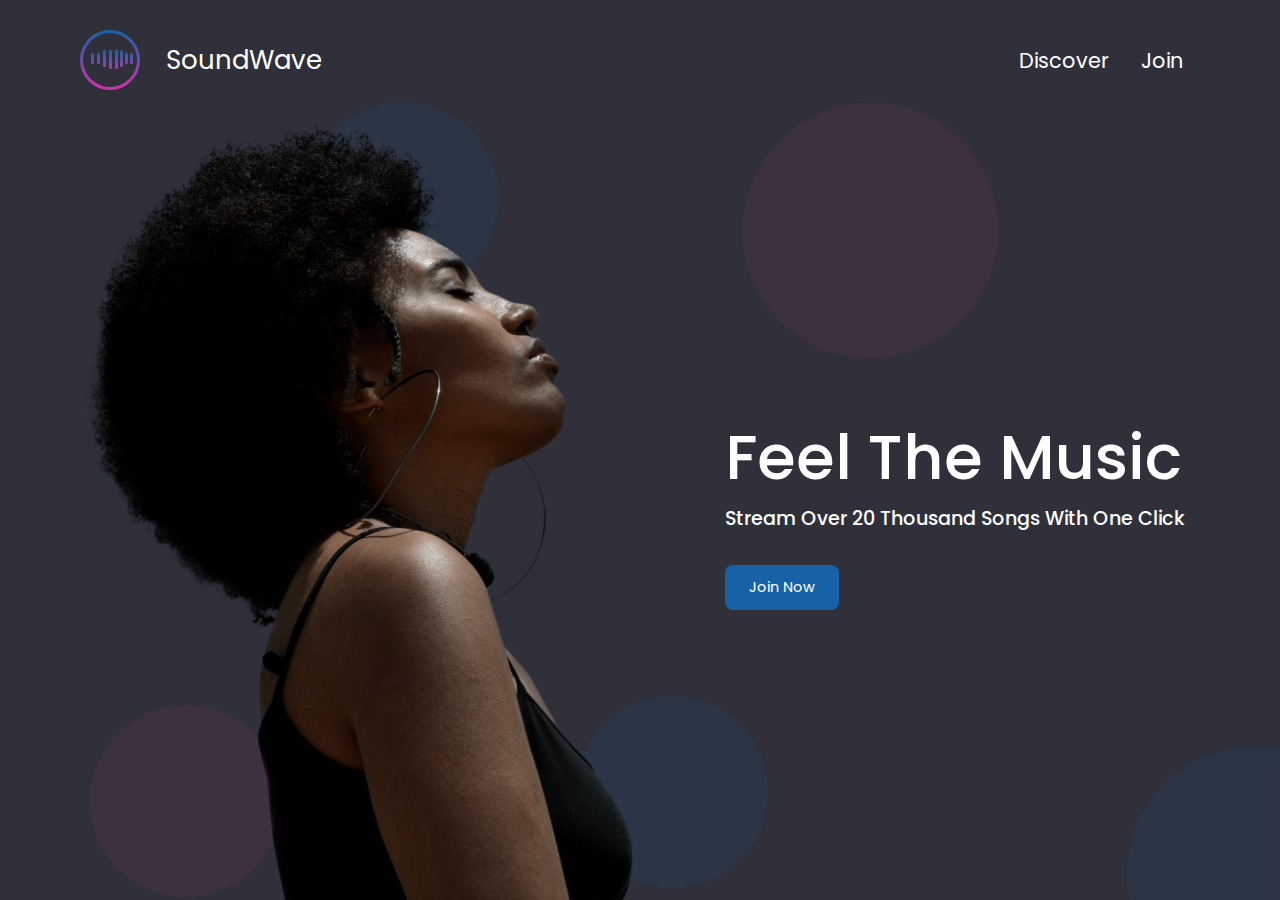
<file: index.html>
<!DOCTYPE html>
<html lang="en">
	<head>
		<meta charset="UTF-8" />
		<meta name="viewport" content="width=device-width, initial-scale=1.0" />
		<link rel="stylesheet" href="styles.css" />
		<link rel="stylesheet" href="index.css" />
		<title>SoundWave</title>
	</head>
	<body class="container full-height-grow">
		<header class="main-header">
			<a href="/" class="brand-logo">
				<img src="/Assets/Logo2.svg" alt="logo" />
				<div class="brand-logo-name">SoundWave</div></a
			>
			<nav class="main-nav">
				<ul>
					<li><a href="/discover.html">Discover</a></li>
					<li><a href="/join.html">Join</a></li>
				</ul>
			</nav>
		</header>
		<section class="home-main-section">
			<div class="img-wrapper">
				<div class="lady-image"></div>
			</div>
			<div class="call-to-action">
				<h1 class="title">Feel The Music</h1>
				<span class="subtitle">Stream Over 20 Thousand Songs With One Click</span>
				<a href="join.html" class="btn"> Join Now</a>
			</div>
		</section>
		<div class="home-page-circle-1"></div>
		<div class="home-page-circle-2"></div>
		<div class="home-page-circle-3"></div>
		<div class="home-page-circle-4"></div>
		<div class="home-page-circle-5"></div>
	</body>
</html>
</file>
<file: styles.css>
@import url('https://fonts.googleapis.com/css?family=Poppins&display=400, 500, 700');
*,
*::before,
*::after {
	box-sizing: border-box;
}
body {
	padding: 0;
	margin: 0;
	background: #2f303a;
	font-family: Poppins, sans-serif;
	font-size: 1.3rem;
	color: #ffffff;
	min-height: 100vh;
}
.full-height-grow {
	display: flex;
	flex-direction: column;
}
.brand-logo {
	display: flex;
	align-items: center;
	font-size: 1.25em;
	color: inherit;
	text-decoration: none;
}
.brand-logo-name {
	margin-left: 1em;
}

.main-nav ul,
.footer-nav ul {
	display: flex;
	margin: 0;
	padding: 0;
	list-style: none;
}
.main-nav a,
.footer-nav a {
	color: inherit;
	text-decoration: none;
	padding: 1rem;
}
.main-nav a:hover,
.footer-nav a:hover {
	color: #adadad;
}
.main-header,
.main-footer {
	display: flex;
	justify-content: space-between;
	align-items: center;
}
.main-header {
	height: 120px;
}
.main-footer {
	height: 70px;
	background: #202027;
	font-weight: bold;
}
.social-link img {
	width: 1em;
	margin-right: 0.25rem;
}
.main-footer,
.container {
	display: flex;
	justify-content: space-between;
}
.container {
	max-width: 1200px;
	margin: 0 auto;
	padding: 0 40px;
	flex-grow: 1;
}
.title {
	font-weight: 500;
	font-size: 3em;
	margin-bottom: 0;
	margin-top: 0;
}
.subtitle {
	font-weight: 500;
	font-size: 1.2rem;
	margin-bottom: 2rem;
}
.btn {
	color: #ffffff;
	background: #1762a7;
	padding: 0.75rem 1.5rem;
	border-radius: 0.5rem;
	text-decoration: none;
	font-size: 0.9rem;
	outline: none;
	border: none;
	cursor: pointer;
}
.btn:hover {
	background: #2180d8;
}
.btn:focus {
	background: #2796ff;
}
</file>
<file: index.css>
.home-main-section {
	display: flex;
	align-items: stretch;
	justify-content: space-between;
	flex-grow: 1;
}
.home-main-section .img-wrapper {
	flex-grow: 1;
	flex-direction: column;
	display: flex;
	align-items: stretch;
	justify-content: flex-end;
}
.home-main-section .lady-image {
	background-image: url(./Assets/music-girl.png);
	flex-grow: 1;
	max-height: 90vh;
	min-width: 30vw;
	background-size: contain;
	background-repeat: no-repeat;
	background-position: bottom left;
}
.home-main-section .call-to-action {
	display: flex;
	flex-direction: column;
	align-items: flex-start;
	margin: 1rem;
	align-self: center;
}
.home-page-circle-1 {
	position: absolute;
	width: 15vw;
	height: 15vw;
	border-radius: 50%;
	background-color: rgba(188, 58, 120, 0.1);
	bottom: 0.2vw;
	left: 7vw;
	z-index: -1;
}
.home-page-circle-2 {
	position: absolute;
	width: 15vw;
	height: 15vw;
	border-radius: 50%;
	background-color: rgba(23, 98, 168, 0.1);
	top: 8vw;
	left: 24vw;
	z-index: -1;
}
.home-page-circle-3 {
	position: absolute;
	width: 20vw;
	height: 20vw;
	bottom: 0vw;
	overflow: hidden;
	right: 0vw;
	z-index: -1;
}
.home-page-circle-3::before {
	content: '';
	position: absolute;
	height: 100%;
	width: 100%;
	transform: translate(40%, 40%);
	border-radius: 50%;
	background-color: rgba(23, 98, 168, 0.1);
}
.home-page-circle-4 {
	position: absolute;
	width: 20vw;
	height: 20vw;
	top: 0;
	right: 30vw;
	z-index: -1;
}
.home-page-circle-4::before {
	content: '';
	position: absolute;
	height: 100%;
	width: 100%;
	transform: translate(40%, 40%);
	border-radius: 50%;
	background-color: rgba(188, 58, 120, 0.1);
}
.home-page-circle-5 {
	position: absolute;
	width: 15vw;
	height: 15vw;
	border-radius: 50%;
	background-color: rgba(23, 98, 168, 0.1);
	bottom: 0.9vw;
	left: 45vw;
	z-index: -1;
}

@media (max-width: 900px) {
	.home-main-section .img-wrapper {
		display: none;
	}
	.home-main-section {
		justify-content: center;
	}
}
</file>
